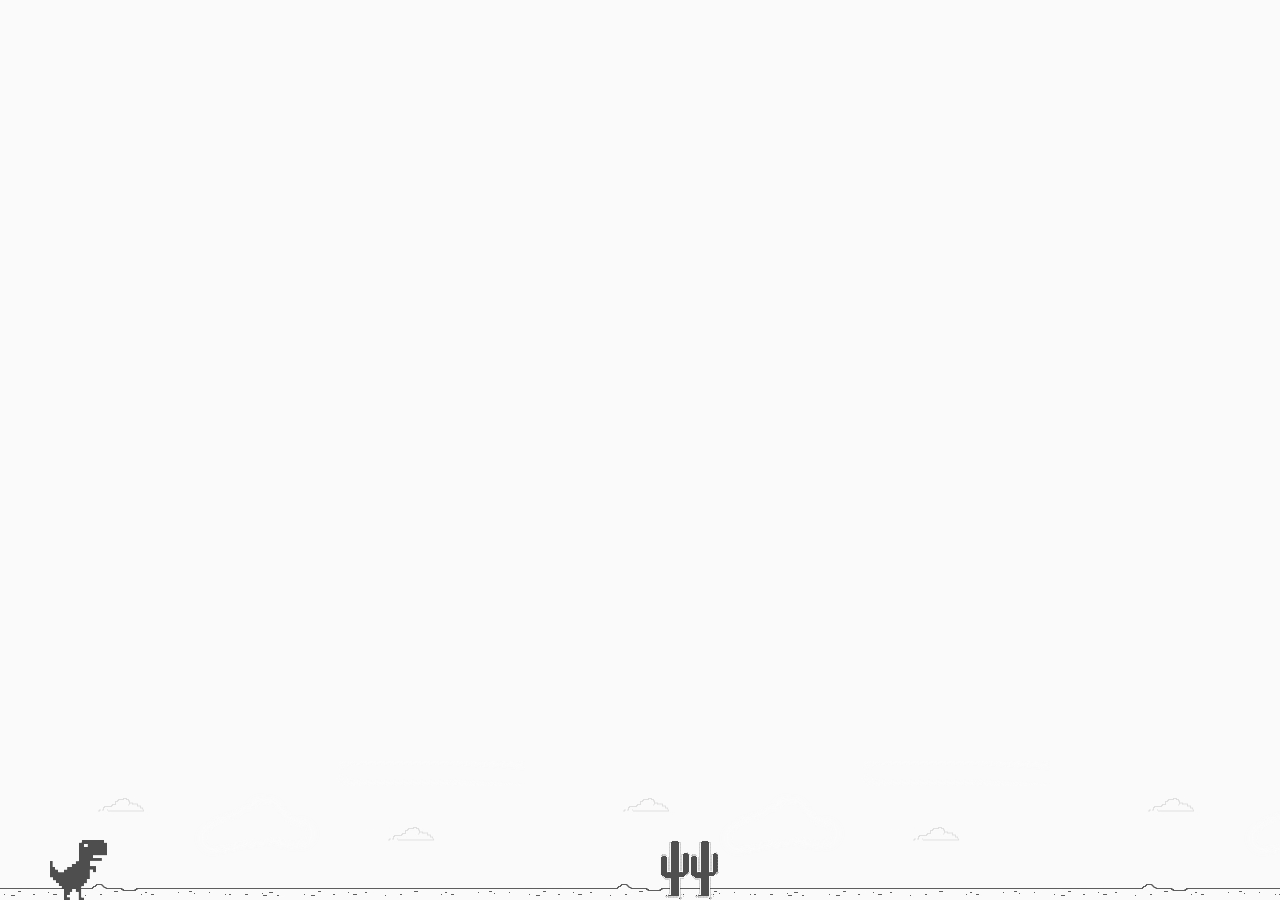
<file: dino-game/index.html>
<!DOCTYPE html>
<html lang="pt-br">
<head>
  <meta charset="UTF-8">
  <link rel="stylesheet" href="style.css">
  <title>Dino Game</title>
</head>
<body>
  <div class="background">
    <div class="dino"></div>
  </div>
<script src="script.js"></script>
</body>
</html>
</file>
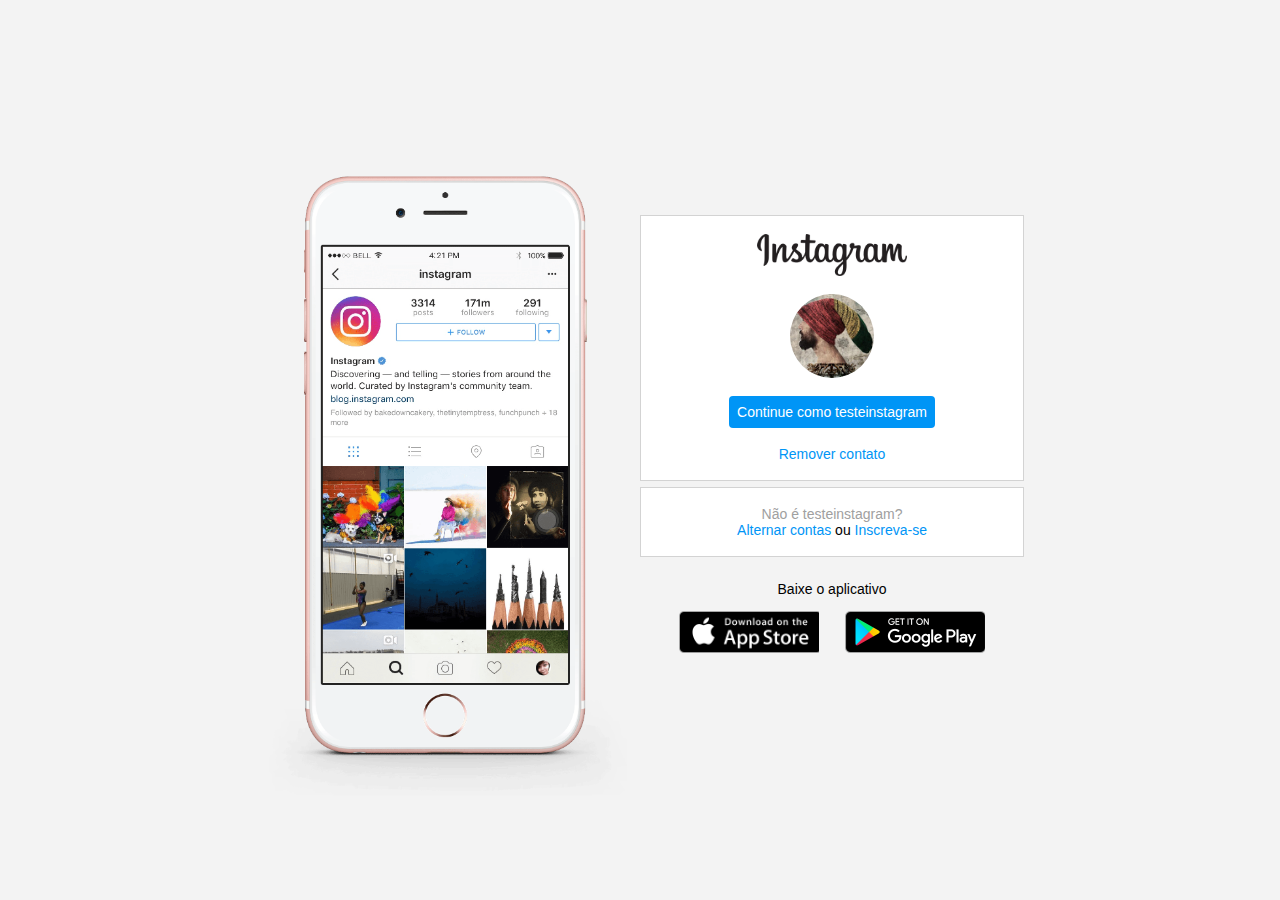
<file: flex-box/index.html>
<!DOCTYPE html>
<html lang="pt-br">
<head>
  <meta charset="UTF-8">
  <title>Instagram Home Clone</title>
  <link rel="stylesheet" href="styles.css">
</head>
<body>
  <div class="instagram-wrapper">
    <div class="instagram-phone">
      <img src="./assets/instagram-celular.png" alt="imagem celular">
    </div>
    <div class="instagram-continue">
      <div class="group">
        <img src="./assets/instagram-logo.png" class="instagram-logo" alt="instagram-logo">
        <div class="profile-photo">
          <img src="./assets/perfil-instagram.jpg" alt="foto de perfil">
        </div>
        <a href="#" class="instagram-login">Continue como testeinstagram</a>
        <a href="#" class="instagram-logout">Remover contato</a>
      </div>
      <div class="group">
        <p class="not-account">Não é testeinstagram?</p>
        <p class="notacount">
          <span class="link-blue">Alternar contas</span>
          ou
          <span class="link-blue">Inscreva-se</span>
        </p>
      </div>
      <div class="get-the-app">
        <p class="get-app">Baixe o aplicativo</p>
        <div class="download">
          <a href="#" class="app-download"></a>
          <a href="#" class="app-download"></a>
        </div>
      </div>
    </div>
  </div>
</body>
</html>
</file>
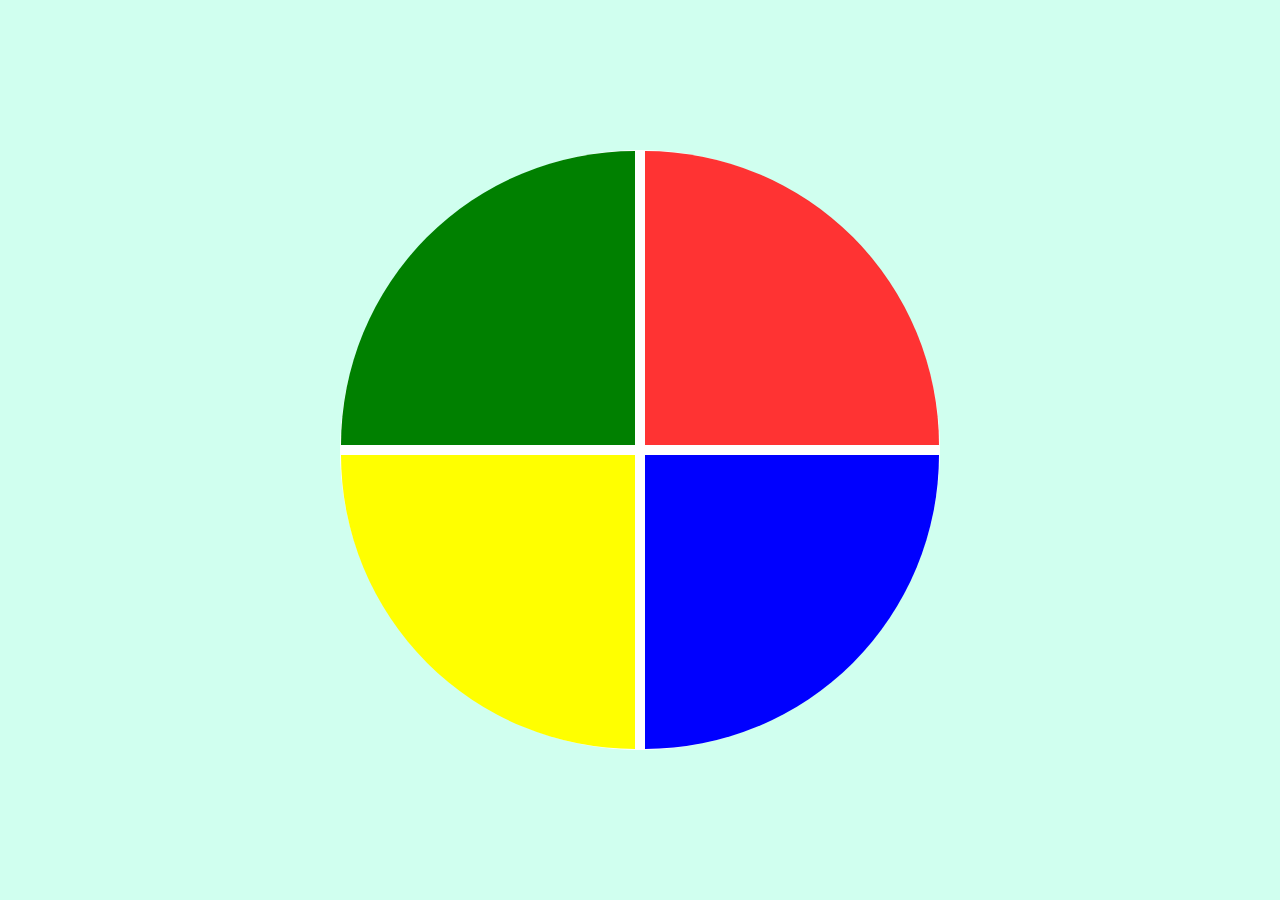
<file: genesis/index.html>
<!DOCTYPE html>
<html lang="pt-br">
<head>
  <meta charset="UTF-8">
  <link rel="stylesheet" href="style.css">
  <title>Genesis</title>
</head>
<body>
<div class="main-game">
  <div class="genius">
    <div class="blue"></div>
    <div class="yellow"></div>
    <div class="red"></div>
    <div class="green"></div>
  </div>
</div>

<script src="script.js"></script>
</body>
</html>
</file>
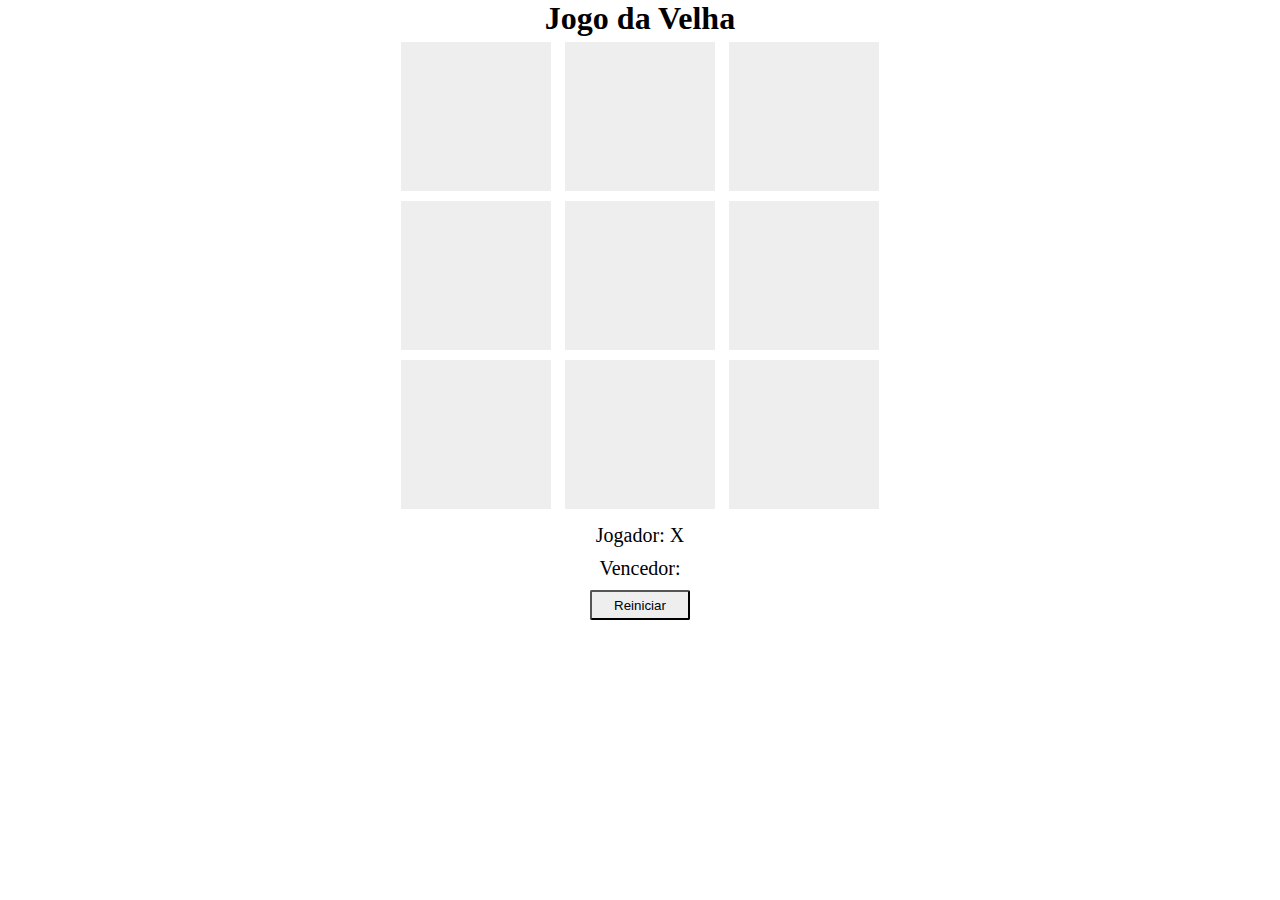
<file: jogo da velha/index.html>
<!DOCTYPE html>
<html lang="pt-br">
<head>
<meta charset="UTF-8">
<link rel="stylesheet" href="style.css">
<title>Jogo da Velha</title>
</head>
<body>
		<h1>Jogo da Velha</h1>
		<div>
				<div id="1" class="quadrado" onclick="escolherQuadrado(this.id)">-</div>
				<div id="2" class="quadrado" onclick="escolherQuadrado(this.id)">-</div>
				<div id="3" class="quadrado" onclick="escolherQuadrado(this.id)">-</div>
		</div>

		<div>
				<div id="4" class="quadrado" onclick="escolherQuadrado(this.id)">-</div>
				<div id="5" class="quadrado" onclick="escolherQuadrado(this.id)">-</div>
				<div id="6" class="quadrado" onclick="escolherQuadrado(this.id)">-</div>
		</div>

		<div>
				<div id="7" class="quadrado" onclick="escolherQuadrado(this.id)">-</div>
				<div id="8" class="quadrado" onclick="escolherQuadrado(this.id)">-</div>
				<div id="9" class="quadrado" onclick="escolherQuadrado(this.id)">-</div>
		</div>
		<div class="jogador">
				<label>Jogador:</label>
				<label id="jogador-selecionado">X</label>
		</div>
		<div class="vencedor">
				<label>Vencedor:</label>
				<label id="vencedor-selecionado"></label>
		</div>
		<div>
			<button onclick="reiniciar()">Reiniciar</button>
		</div>	
<script src="script.js"></script>
</body>
</html>
</file>
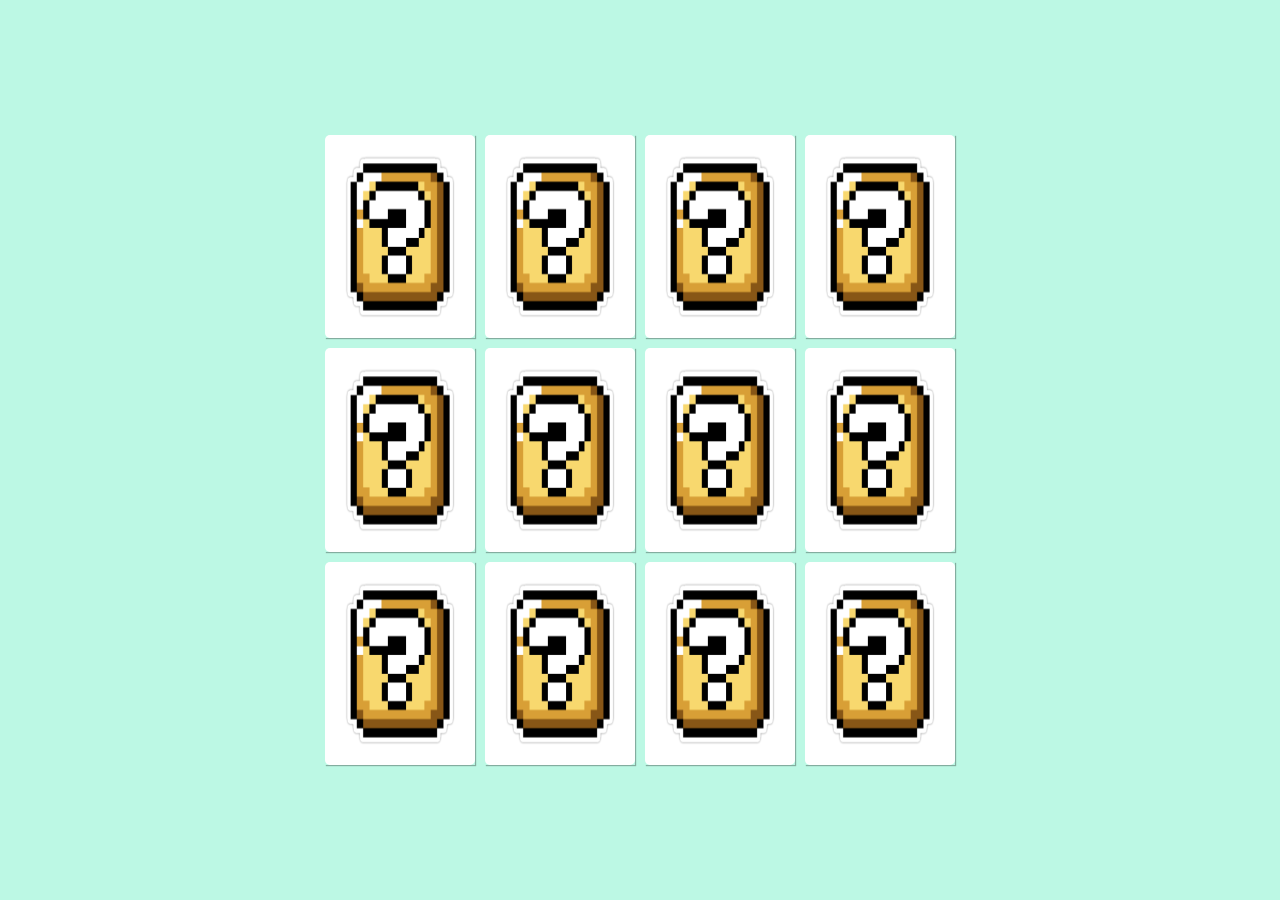
<file: memoria/index.html>
<!DOCTYPE html>
<html lang="en">
<head>
    <meta charset="UTF-8">
    <meta name="viewport" content="width=device-width, initial-scale=1.0">
    <link rel="stylesheet" href="./style.css">
    <title>Jogo da memória</title>
</head>
<body>
    <main class="memory-game">
        <div class="card" data-card="bowser">
            <img class="card-front" src="./img/bowser.jpg" alt="Face da carta">
            <img class="card-back" src="./img/box.png" alt="Verso da carta">
        </div>
        <div class="card" data-card="luigi">
            <img class="card-front" src="./img/luigi.png" alt="Face da carta">
            <img class="card-back" src="./img/box.png" alt="Verso da carta">
        </div>
        <div class="card" data-card="mario">
            <img class="card-front" src="./img/mario.png" alt="Face da carta">
            <img class="card-back" src="./img/box.png" alt="Verso da carta">
        </div>
        <div class="card" data-card="peach">
            <img class="card-front" src="./img/peach.png" alt="Face da carta">
            <img class="card-back" src="./img/box.png" alt="Verso da carta">
        </div>
        <div class="card" data-card="toad">
            <img class="card-front" src="./img/toad.png" alt="Face da carta">
            <img class="card-back" src="./img/box.png" alt="Verso da carta">
        </div>
        <div class="card" data-card="yoshi">
            <img class="card-front" src="./img/yoshi.png" alt="Face da carta">
            <img class="card-back" src="./img/box.png" alt="Verso da carta">
        </div>
        <div class="card" data-card="bowser">
            <img class="card-front" src="./img/bowser.jpg" alt="Face da carta">
            <img class="card-back" src="./img/box.png" alt="Verso da carta">
        </div>
        <div class="card" data-card="luigi">
            <img class="card-front" src="./img/luigi.png" alt="Face da carta">
            <img class="card-back" src="./img/box.png" alt="Verso da carta">
        </div>
        <div class="card" data-card="mario">
            <img class="card-front" src="./img/mario.png" alt="Face da carta">
            <img class="card-back" src="./img/box.png" alt="Verso da carta">
        </div>
        <div class="card" data-card="peach">
            <img class="card-front" src="./img/peach.png" alt="Face da carta">
            <img class="card-back" src="./img/box.png" alt="Verso da carta">
        </div>
        <div class="card" data-card="toad">
            <img class="card-front" src="./img/toad.png" alt="Face da carta">
            <img class="card-back" src="./img/box.png" alt="Verso da carta">
        </div>
        <div class="card" data-card="yoshi">
            <img class="card-front" src="./img/yoshi.png" alt="Face da carta">
            <img class="card-back" src="./img/box.png" alt="Verso da carta">
        </div>
    </main>
    <script src="./script.js"></script>
</body>
</html>
</file>
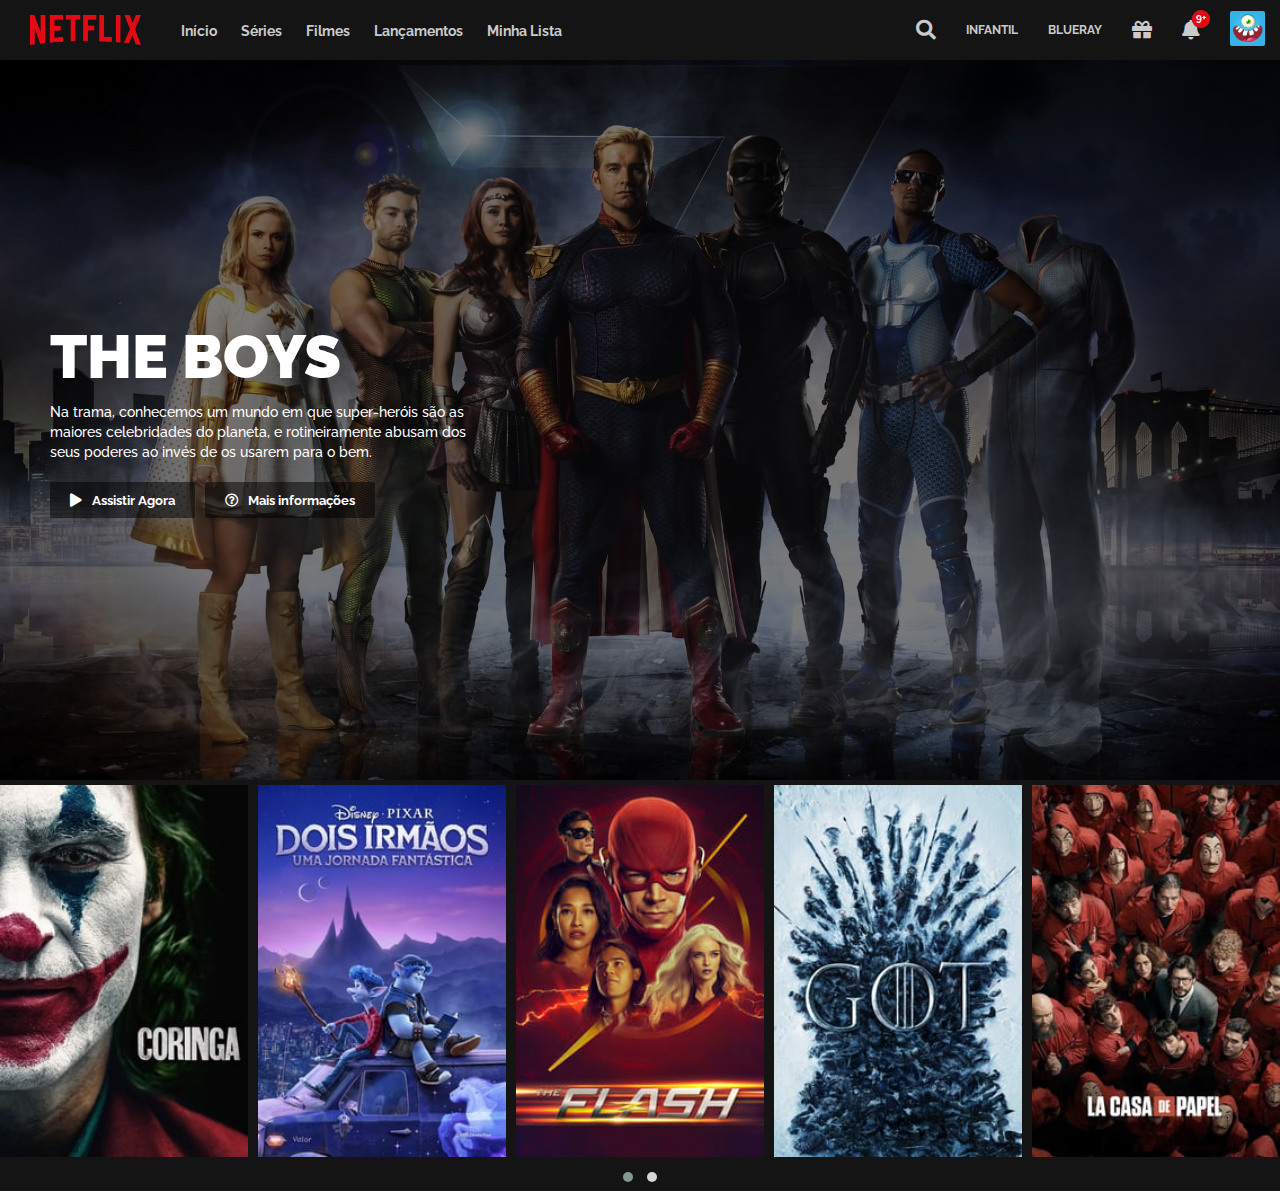
<file: netflix-clone/index.html>
<!doctype html>
<html lang="pt-br">
<head>
  <meta charset="UTF-8">
  <meta name="viewport"
        content="width=device-width, user-scalable=no, initial-scale=1.0, maximum-scale=1.0, minimum-scale=1.0">
  <meta http-equiv="X-UA-Compatible" content="ie=edge">
  <link href="https://fonts.googleapis.com/css2?family=Raleway:wght@400;500;600;700;900&display=swap" rel="stylesheet">
  <link rel="stylesheet" href="https://cdnjs.cloudflare.com/ajax/libs/font-awesome/5.14.0/css/all.min.css">
  <link rel="stylesheet" href="./styles/main.css">
<!-- Owl css -->
  <link rel="stylesheet" href="styles/owl/owl.carousel.min.css">
  <link rel="stylesheet" href="styles/owl/owl.theme.default.min.css">
  <title>Netflix Clone</title>
</head>
<body>

  <header>
    <div class="container">
      <div class="logo">
<!--        <span class="icon-menu"><i class="fas fa-bars"></i></span>-->
        <img src="./img/netflix-logo.png" alt="">
      </div>
      <nav>
        <a href="#">Início</a>
        <a href="#">Séries</a>
        <a href="#">Filmes</a>
        <a href="#">Lançamentos</a>
        <a href="#">Minha Lista</a>
      </nav>
      <div class="icones">
        <a href="#"><i><i class="fas fa-search"></i></i></a>
        <a href="#">INFANTIL</a>
        <a href="#">BLUERAY</a>
        <a href="#"><i class="fas fa-gift"></i></a>
        <a href="#" class="badge1" data-badge="9+"><i class="fas fa-bell"></i></a>
        <a href="#"><img src="./img/profile.jpg" alt="profile photo"></a>
      </div>
    </div>
  </header>

  <main>
    <div class="filme-principal">
      <div class="container">
        <h3 class="titulo">THE BOYS</h3>
        <p class="descricao">Na trama, conhecemos um mundo em que super-heróis são as maiores celebridades do planeta, e rotineiramente abusam dos seus poderes ao invés de os usarem para o bem.</p>
      </div>
     <div class="buttons">
       <button class="btn" role="button"><i class="fas fa-play"></i>Assistir Agora</button>
       <button class="btn" role="button"><i class="far fa-question-circle"></i>Mais informações</button>
     </div>
    </div>
  </main>
  <div class="carrosel-filmes">
    <div class="owl-carousel owl-theme">
      <div class="item">
        <img src="img/coringa.jpg" alt="">
      </div>
      <div class="item">
        <img class="box-filme" src="img/doisirmaos.jpg" alt="">
      </div>
      <div class="item">
        <img class="box-filme" src="img/flash.jpg" alt="">
      </div>
      <div class="item">
        <img class="box-filme" src="img/got.jpg" alt="">
      </div>
      <div class="item">
        <img class="box-filme" src="img/lacasa.jpg" alt="">
      </div>
      <div class="item">
        <img class="box-filme" src="img/jumanji.jpg" alt="">
      </div>
      <div class="item">
        <img class="box-filme" src="img/power.jpg" alt="">
      </div>
      <div class="item">
        <img class="box-filme" src="img/ratched.jpg" alt="">
      </div>
    </div>
  </div>

  <script src="js/owl/jquery.min.js"></script>
  <script src="js/owl/owl.carousel.min.js"></script>
  <script src="js/main.js"></script>
</body>
</html>
</file>
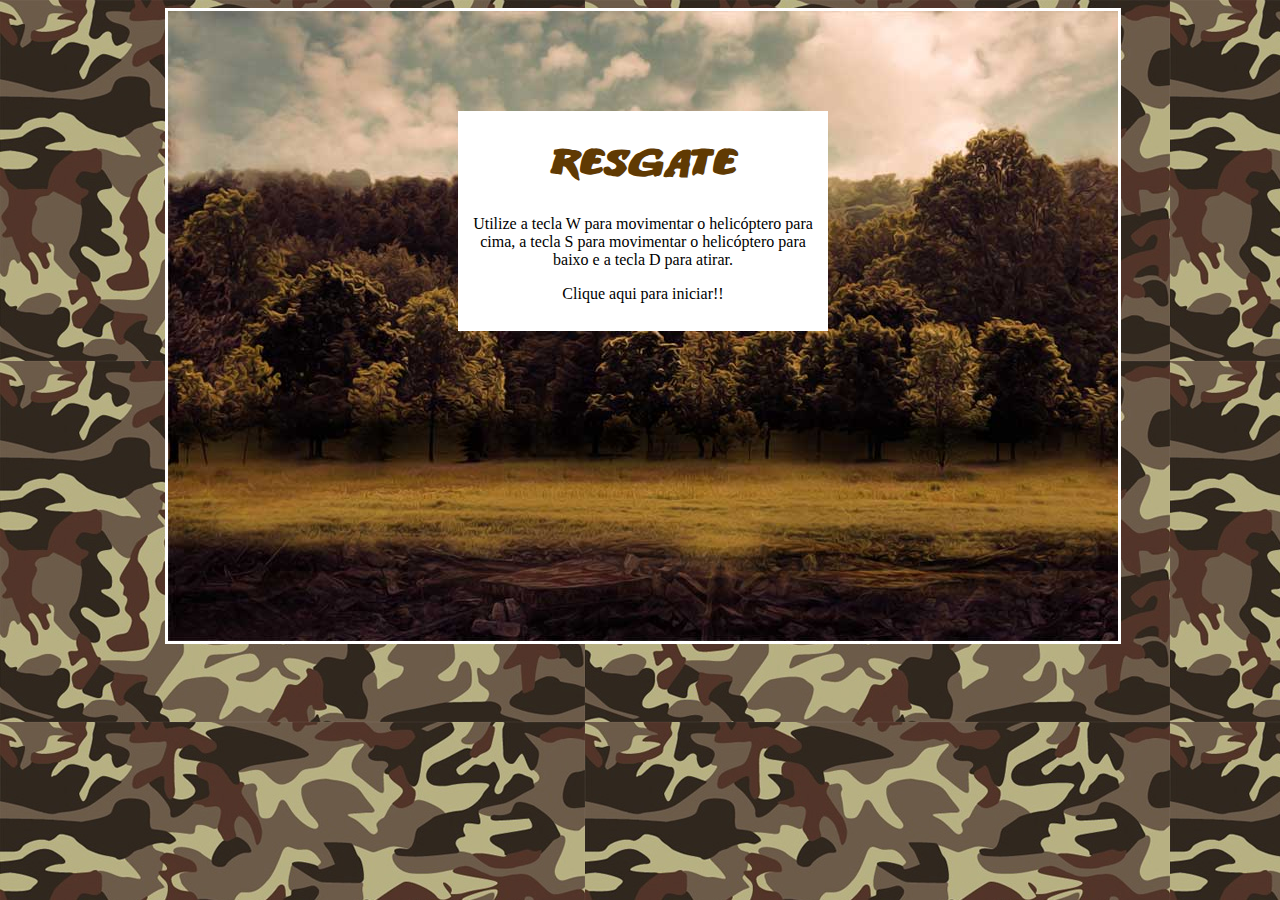
<file: JogosHTML5/jogo1/index.html>
<!doctype html>
<html>
<head>
<meta charset="utf-8">
<link rel="stylesheet" href="./css/styles.css">
<title>Resgate</title>
</head>

<body>
<div id="container"> <!-- div container !-->

	<div id="fundoGame"> <!-- div fundoGame !-->
	
		<div id="inicio" onclick="start()"><h1> Resgate </h1> <!-- div inicio !-->
		<p>Utilize a tecla W para movimentar o helicóptero para cima, a tecla S para movimentar o helicóptero para baixo e a tecla D para atirar.</p>
		<p> Clique aqui para iniciar!! </p>
		</div> <!-- Fim da div inicio !-->
		
    </div> <!-- Fim da div fundoGame !-->
	
</div> <!-- Fim da div container !-->

<!-- Sons do jogo !-->
<audio src="sons/som.mp3" preload="auto" id="somDisparo"></audio>
<audio src="sons/explosao.mp3" preload="auto" id="somExplosao"></audio>
<audio src="sons/musica_fundo.mp3" preload="auto" id="musica"></audio>
<audio src="sons/gameover.mp3" preload="auto" id="somGameover"></audio>
<audio src="sons/perdido.mp3" preload="auto" id="somPerdido"></audio>	
<audio src="sons/resgate.mp3" preload="auto" id="somResgate"></audio>

<script type="text/javascript" src="./js/jquery-1.11.1.min.js"></script>
<script type="text/javascript" src="./js/jquery-collision.min.js"></script>
<script type="text/javascript" src="./js/scripts.js"></script> 
</body>
</html>
</file>
<file: dino-game/style.css>
* {
  margin: 0;
  padding: 0;
  box-sizing: border-box;
}

body {
  background: #fafafa;
}

.dino {
  width: 60px;
  height: 60px;
  background-image: url("./img/dino.png");
  position: absolute;
  bottom: 0;
  left: 50px;
}

.cactus {
  width: 60px;
  height: 60px;
  background-image: url("./img/cactus.png");
  position: absolute;
  bottom: 0;
}

.game-over {
  text-align: center;
  color: #666666;
  margin-top: 50px;
  font-family: Arial, sans-serif;
}

.background {
  position: absolute;
  bottom: 0;
  background-image: url("./img/background.png");
  background-repeat: repeat-x;
  animation: slideRight 600s infinite linear;
  width: 100%;
  height: 200px;
}

@keyframes  slideRight {
  from {
    background-position: 70000%;
  }
  to {
    background-position: 0;
  }
}
</file>
<file: flex-box/styles.css>
* {
  margin: 0;
  padding: 0;
  box-sizing: border-box;
  text-decoration: none;
  font-family: sans-serif;
  font-size: 14px;
}

body {
  width: 100%;
  min-height: 100vh;
  background-color: rgb(243,243,243);
  margin: 0;
  padding: 0;
  display: flex;
  justify-content: center;
}

.instagram-wrapper {
  display: flex;
  align-items: center;
  justify-content: start;
  width: 60%;
  height: 100vh;
}

.instagram-phone {
  display: flex;
  align-items: center;
  justify-content: center;
  width: 50%;
}

.instagram-phone img {
  height: 50rem;
}

.instagram-continue {
  display: flex;
  flex-direction: column;
  align-items: center; /* na horizontal direction column*/
  justify-content: space-around; /* na vertical direction column */
  width: 50%;
  min-height: 34rem;
}

.group {
  display: flex;
  flex-direction: column;
  justify-content: space-between;
  align-items: center;
  background-color: #fff;
  width: 100%;
  padding: 1.3rem 0;
  border: 1px solid lightgrey;
}

.group:nth-child(1) {
  min-height: 19rem;
}

.instagram-logo {
  height: 3rem;
}

.profile-photo {
  display: flex;
  justify-content: center;
  align-items: center;
  border-radius: 50%;
  overflow: hidden;
}

.profile-photo img {
  height: 6rem;
}

.instagram-login {
  background-color: #0095f6;
  color: #fff;
  padding: 8px;
  border-radius: 4px;
}

.instagram-logout {
  color: #0095f6;
}

.not-account {
  color: rgb(160,160,160);
}

.link-blue {
  color: #0095f6;
}

.get-the-app {
  display: flex;
  flex-direction: column;
  align-items: center;
  justify-content: center;
  width: 100%;
  padding: 1.3rem 0;
}

.download {
  display: flex;
  width: 100%;
  justify-content: space-evenly;
  align-items: center;
  padding: 1rem;
}

.app-download {
  height: 3rem;
  width: 10rem;
  background-size: cover;
}

.app-download:nth-child(1) {
  background-image: url('./assets/apple-button.png');
}

.app-download:nth-child(2) {
  background-image: url('./assets/googleplay-button.png');
}

/* Media queries */
@media  (max-width: 1024px) {
  .instagram-wrapper {
    width: 90%;
  }
}

@media  (max-width: 650px) {

  body {
    background-color: #fff;
  }
  .instagram-wrapper {
    width: 90%;
  }

  .instagram-phone {
    display: none;
  }

  .instagram-continue {
    width: 100%;
  }

  .group {
    border: 1px solid transparent;
  }
}
</file>
<file: genesis/style.css>
* {
  padding: 0;
  margin: 0;
  box-sizing: border-box;
}

body {
  margin: 0;
  background-color: rgb(208, 255, 239);
}

.main-game {
  height: 100vh;
  width: 100vw;
  display: flex;
  justify-content: center;
  align-items: center;
}

.genius {
  display: grid;
  grid-template-areas:
      'verde vermelho'
      'amarelo azul';
  grid-gap: 10px;
  border: 1px solid #fff;
  background-color: #fff;
  width: 600px;
  height: 600px;
  border-radius: 100%;
}

.blue {
  grid-area: azul;
  background-color: blue;
  border-bottom-right-radius: 100%;
}

.red {
  grid-area: vermelho;
  background-color: red;
  border-top-right-radius: 100%;
}

.yellow {
  grid-area: amarelo;
  background-color: yellow;
  border-bottom-left-radius: 100%;
}

.green {
  grid-area: verde;
  background-color: green;
  border-top-left-radius: 100%;
}

.selected {
  opacity: 0.8;
}
</file>
<file: jogo da velha/style.css>
* {
	margin: 0;
	padding: 0;
	box-sizing: border-box;
}

body {
	text-align: center;
}

.quadrado {
	text-align: center;
	width: 150px;
	background: #eee;
	display:inline-block;
	padding: 40px;
	font-size: 60px;
	margin: 5px;
	cursor: pointer;
	color: #eee;
}

.jogador, .vencedor {
	font-size: 20px;
	margin-top: 10px;
}

button {
	margin-top: 10px;
	width: 100px;
	height: 30px;
	background: #eee;
	cursor: pointer;
	border-radius: 2px;
}
</file>
<file: memoria/style.css>
* {
    padding: 0;
    margin: 0;
    box-sizing: border-box;
}

body {
    height: 100vh;
    display: flex;
    background-color: rgb(188, 248, 228);
}

.memory-game {
    height: 640px;
    width: 640px;
    margin: auto;
    display: flex;
    flex-wrap: wrap;
    perspective: 1000px; /* perspectiva do usuario no eixo z, quanto maior, maior o efeito da perspectiva */
}

.card {
    height: calc( 33.333% - 10px);
    width: calc(25% - 10px);
    margin: 5px;
    position: relative;
    box-shadow: 1px 1px 1px rgba(0,0,0,.3);
    cursor: pointer;
    transform: scale(1);
    transform-style: preserve-3d; /* adiciona perspectiva 3d, para que o elemento nao fique achatada no plano */
    transition: transform .9s; /* adiciona efeito de movimento ao flip do card */
}

.card:active{
    transform: scale(0.97);
    transition: transform .2s;
}

.card-front,
.card-back {
  width: 100%;
  height: 100%;
  padding: 20px;
  position: absolute;
  border-radius: 5px;
  background: white;
  backface-visibility: hidden; /* todo elemento tem uma frente e um verso (ao contrario, como um espelho.) essa propriedade retira o verso */
}

.card-front {
    transform: rotateY(180deg); /* antes, o verso aparecia transparente, pois ambas as imagens tem position absolute, ao girar no eixo Y, elas ficaram com os versos virados */
}

/* flip card animation */

.card.flip {
    transform: rotateY(180deg);
}
</file>
<file: netflix-clone/styles/main.css>
:root {
  --vermelho: #e50914;
  --preto: #141414;
}

* {
  padding: 0;
  margin: 0;
  box-sizing: border-box;
  text-decoration: none;
  list-style-type: none;
  border: none;
}

body {
  font-family: 'Raleway', sans-serif;
  background: var(--preto);
  color: #fff;
}

header .container {
  display: flex;
  align-items: center;
  justify-content: space-between;
  height: 60px;
}

.logo {
  display: flex;
  justify-content: space-between;
  align-items: center;
  padding: 10px 30px;
}

.icon-menu {
  display: flex;
  align-items: center;
  height: 40px;
  width: 40px;
  cursor: pointer;
}

.icon-menu i{
  font-size: 30px;
  color: #cacaca;
}

.icon-menu i:hover{
  color: #fff;
}

.logo img {
  height: 30px;
}

nav {
  flex: 1;
  justify-content: flex-start;
}

nav a {
  padding: 0 10px;
  color: #cacaca;
  font-weight: bold;
  font-size: 14px;
}

nav a:hover {
  color: #fff;
}

.icones {
  display: flex;
  justify-content: space-between;
  align-items: center;
}

.icones a {
  margin: 0 15px;
  color: #cacaca;
  font-weight: bold;
  font-size: 12px;
}

.icones a {
  margin: 0 15px;
}

.icones a i {
  font-size: 20px;
}

.icones a:hover {
  color: #fff;
}

.badge1 {
  position: relative;
}

.badge1[data-badge]:after {
  content:attr(data-badge);
  position:absolute;
  top:-10px;
  right:-10px;
  font-size:.8em;
  background: var(--vermelho);
  color:white;
  width:18px;
  height:18px;
  text-align:center;
  line-height:16px;
  border-radius:50%;
  box-shadow:0 0 1px #333;
}

.icones img {
  height: 35px;
  border-radius: 2px;
}

.filme-principal {
  display: flex;
  flex-direction: column;
  align-items: flex-start;
  justify-content: center;
  font-size: 16px;
  background: linear-gradient(rgba(0,0,0,0.5), rgba(0,0,0,0.5)100%), url("../img/eub9xDaIfNwvg0oEv5tvkAlFqrO.jpg");
  height: 80vh;
  background-size: cover;
  padding: 0 50px;
}

.filme-principal .container {
  max-width: 60%;
}

.titulo {
  font-size: 60px;
  font-weight: 900;
  margin-bottom: 10px;
}

.descricao {
  font-size: 14px;
  font-weight: 500;
  line-height: 20px;
  margin-bottom: 20px;
}
.buttons {
  display: flex;
  justify-content: space-between;
}

.btn {
  padding: 10px 20px;
  color: #fff;
  font-weight: bold;
  background: rgba(0,0,0,0.5);
  border-radius: 2px;
  font-family: 'Raleway', sans-serif;
  cursor: pointer;
  transition: .3s ease all;
}

.btn:hover {
  background: #fff;
  color: var(--preto);
}

.btn i {
  margin-right: 10px;
}

.btn:nth-of-type(1) {
  margin-right: 10px;
}

.box-filme {
  height: 100%;
  width: 100%;
  display: block;
}

.carrosel-filmes {
  margin-top: 5px;
}

/* Responsive */
@media screen and (max-width: 700px) {
  header .container {
    display: flex;
    flex-direction: column;
    height: 80px;
  }

  .icones {
    display: none;
  }

  .buttons {
    display: flex;
    flex-direction: column;
  }

  .btn {
    margin-top: 5px;
  }

  nav {
    font-size: 10px;
    text-align: center;
  }

  nav a {
    padding: 0 5px;
  }
}

@media screen and (min-width: 1000px) {
  .descricao {
    width: 60%;
  }
}
</file>
<file: JogosHTML5/jogo1/css/styles.css>
@font-face {
	font-family:Titulo;
	src:url(../fontes/ANODETONOONE.TTF);
}

h1 {
	font-family:Titulo;
	font-size:40px;
	color:#603A03;
}

body {
	background-image:url(../imgs/fundo.jpg);
}

#container{
	width:950px;
	height:auto;
	position:relative;
	margin-left:auto;
	margin-right:auto;
}


#fundoGame {
	width:950px;
	height:630px;
	background-image:url(../imgs/fundo_game.jpg);
	border-color:#FFF;
	border-style:solid;
}

#jogador {
	width:256px;
	height:66px;
	position:absolute;
	left:8px;
	top:179px;
    background-image:url(../imgs/apache.png);

}

#inimigo1 {
	width: 256px;
	height: 66px;
	position: absolute;
	left: 689px;
	top: 253px;
	background-image:url(../imgs/inimigo1.png);
	
}

#inimigo2 {
	width: 165px;
	height: 70px;
	position: absolute;
	left: 775px;
	top: 447px;
	background-image: url(../imgs/inimigo2.png);
}

#amigo {
	width: 44px;
	height: 51px;
	position: absolute;
	left: 10px;
	top: 464px;
	background-image:url(../imgs/amigo.png);
}

#inicio {
	width:350px;
	height:200px;
	background-color:#FFF;
 	margin-left:auto;
        margin-right:auto;
 	margin-top:100px;
	text-align:center;
	padding:10px;

}

#disparo {
	width: 50px;
	height: 8px;
	position: absolute;
	background-image: url(../imgs/disparo.png);
}

#explosao1 {
	width:15px;
	height:87px;
	position:absolute;

}

#explosao2 {
	width:15px;
	height:87px;
	position:absolute;
	
}

#explosao3 {
	width:44px;
	height:51px;
	position:absolute;
}

#placar {
	width: 450px;
	height: 50px;
	position: absolute;
	left: 5px;
	top: 590px;
}

h2 {
	font-family:Titulo;
	font-size:20px;
	color:#FFF
}

#energia {
	width: 140px;
	height: 38px;
	position: absolute;
	left: 750px;
	top: 7px;	
}

h3 {
	font-family:Titulo;
	font-size:20px;
	color:#603A03;

}

#fim {
	width:350px;
	height:200px;
	background-color:#FFF;
 	margin-left:auto;
    	margin-right:auto;
 	margin-top:100px;
	text-align:center;
	padding:10px;

}

/* Animations */

.anima1 {
	background-image:url(../imgs/helicoptero.png);
	animation:play .5s steps(2) infinite;

       -webkit-animation: play .5s steps(2) infinite;
       -moz-animation: play .5s steps(2) infinite;
       -ms-animation: play .5s steps(2) infinite;
       -o-animation: play .5s steps(2) infinite;
}

@keyframes play {
	from {background-position:0px;}
	to {background-position:-512px;}
}


@-webkit-keyframes play {
   from { background-position:0px; }
     to { background-position: -512px; }
}

@-moz-keyframes play {
   from { background-position:0px; }
     to { background-position: -512px; }
}

@-ms-keyframes play {
   from { background-position:0px; }
     to { background-position: -512px; }
}

@-o-keyframes play {
   from { background-position:0px; }
     to { background-position: -512px; }
}

.anima2 {
    background-image:url(../imgs/inimigo1.png);
    animation: play .5s steps(2) infinite;
    -webkit-animation: play .5s steps(2) infinite;
    -moz-animation: play .5s steps(2) infinite;
    -ms-animation: play .5s steps(2) infinite;
    -o-animation: play .5s steps(2) infinite; 
}

.anima3 {
	background-image:url(../imgs/amigo.png);
	animation:play2 .9s steps(12) infinite;
	-webkit-animation: play2 .9s steps(12) infinite;
       -moz-animation: play2 .9s steps(12) infinite;
        -ms-animation: play2 .9s steps(12) infinite;
         -o-animation: play2 .9s steps(12) infinite;
}

@keyframes play2 {
	from {background-position:0px;}
	to {background-position:-528px;}
}

@-webkit-keyframes play2 {
   from { background-position:    0px; }
     to { background-position: -528px; }
}

@-moz-keyframes play2 {
   from { background-position:    0px; }
     to { background-position: -528px; }
}

@-ms-keyframes play2 {
   from { background-position:    0px; }
     to { background-position: -528px; }
}

@-o-keyframes play2 {
   from { background-position:    0px; }
     to { background-position: -528px; }
}

.anima4 {
	width:44px;
	height:51px;
	background-image:url(../imgs/amigo_morte.png);
	animation:play3 .5s steps(7) infinite;
	-webkit-animation: play3 .5s steps(7) infinite;
       -moz-animation: play3 .5s steps(7) infinite;
        -ms-animation: play3 .5s steps(7) infinite;
         -o-animation: play3 .5s steps(7) infinite;
}

@keyframes play3 {
	from {background-position:0px;}
	to {background-position:-308px;}
}

@-webkit-keyframes play3 {
   from { background-position:    0px; }
     to { background-position: -308px; }
}

@-moz-keyframes play3 {
   from { background-position:    0px; }
     to { background-position: -308px; }
}

@-ms-keyframes play3 {
   from { background-position:    0px; }
     to { background-position: -308px; }
}

@-o-keyframes play3 {
   from { background-position:    0px; }
     to { background-position: -308px; }
}
</file>
